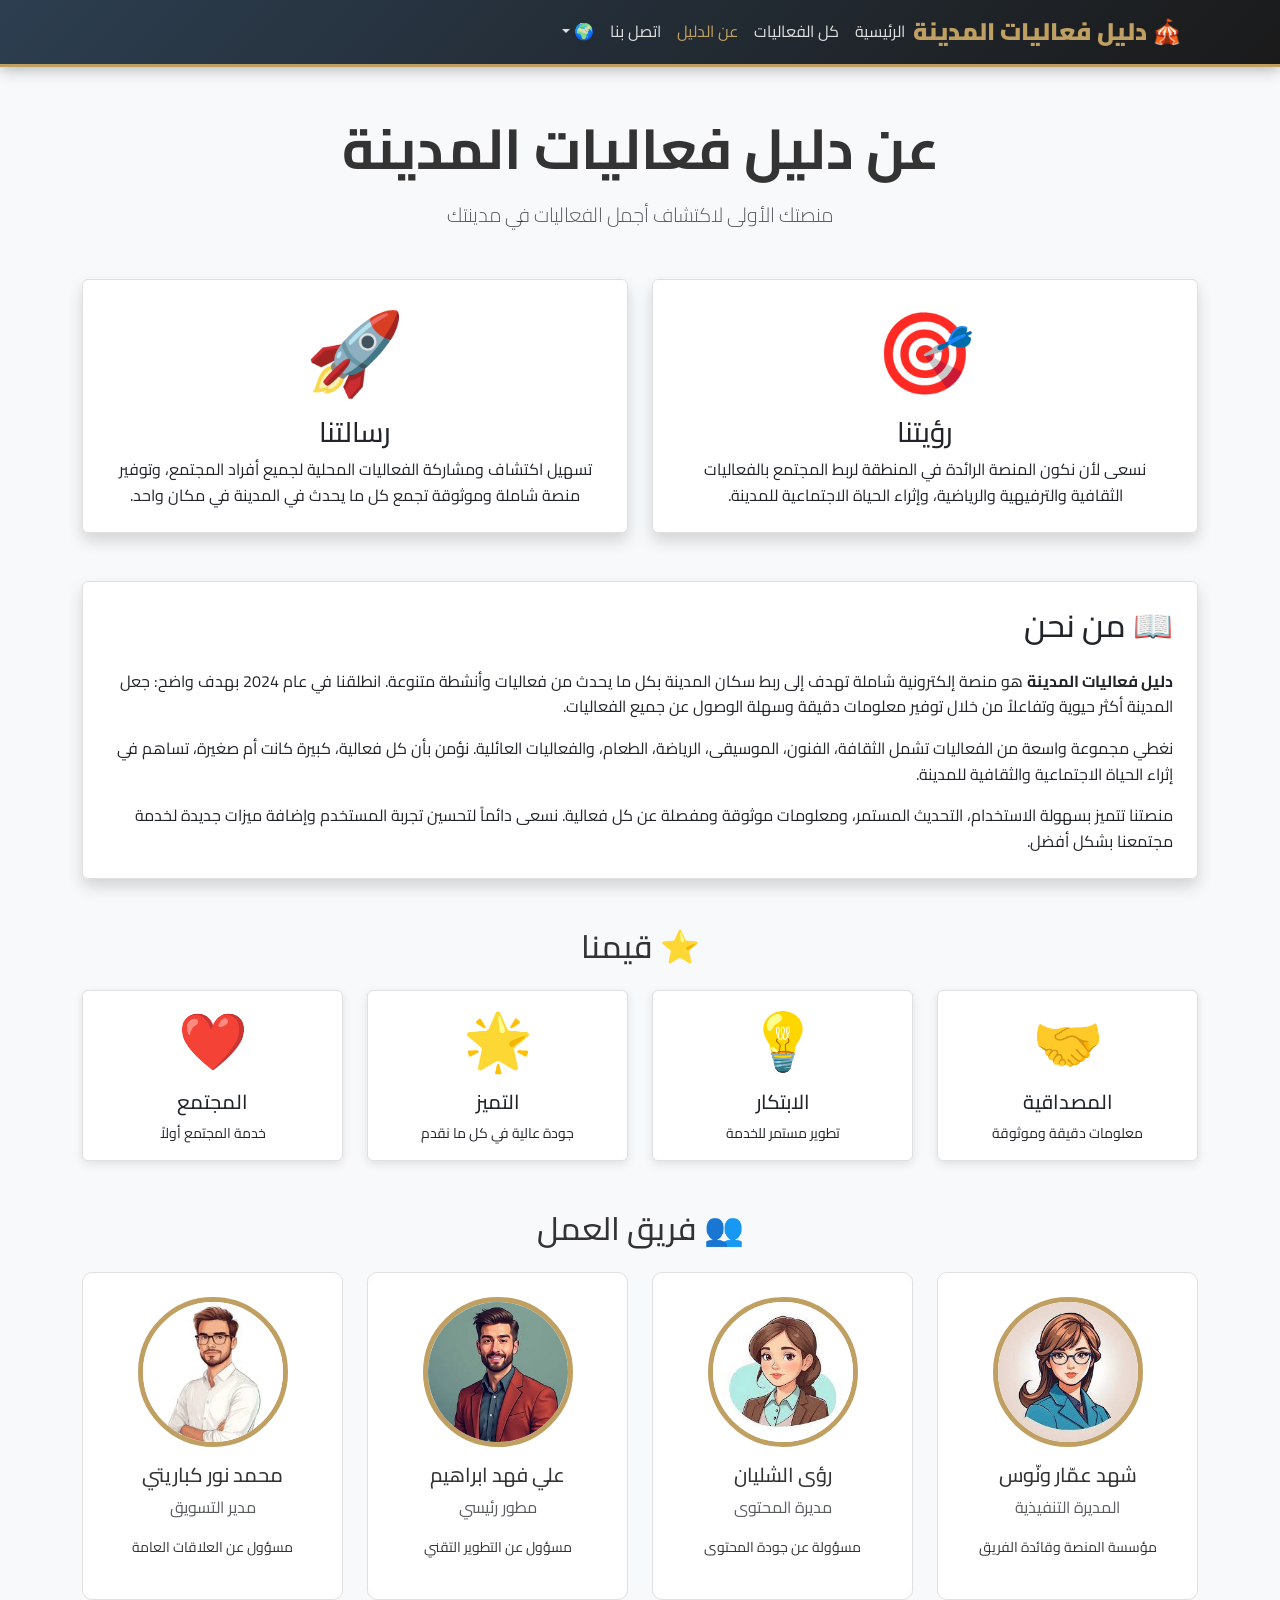
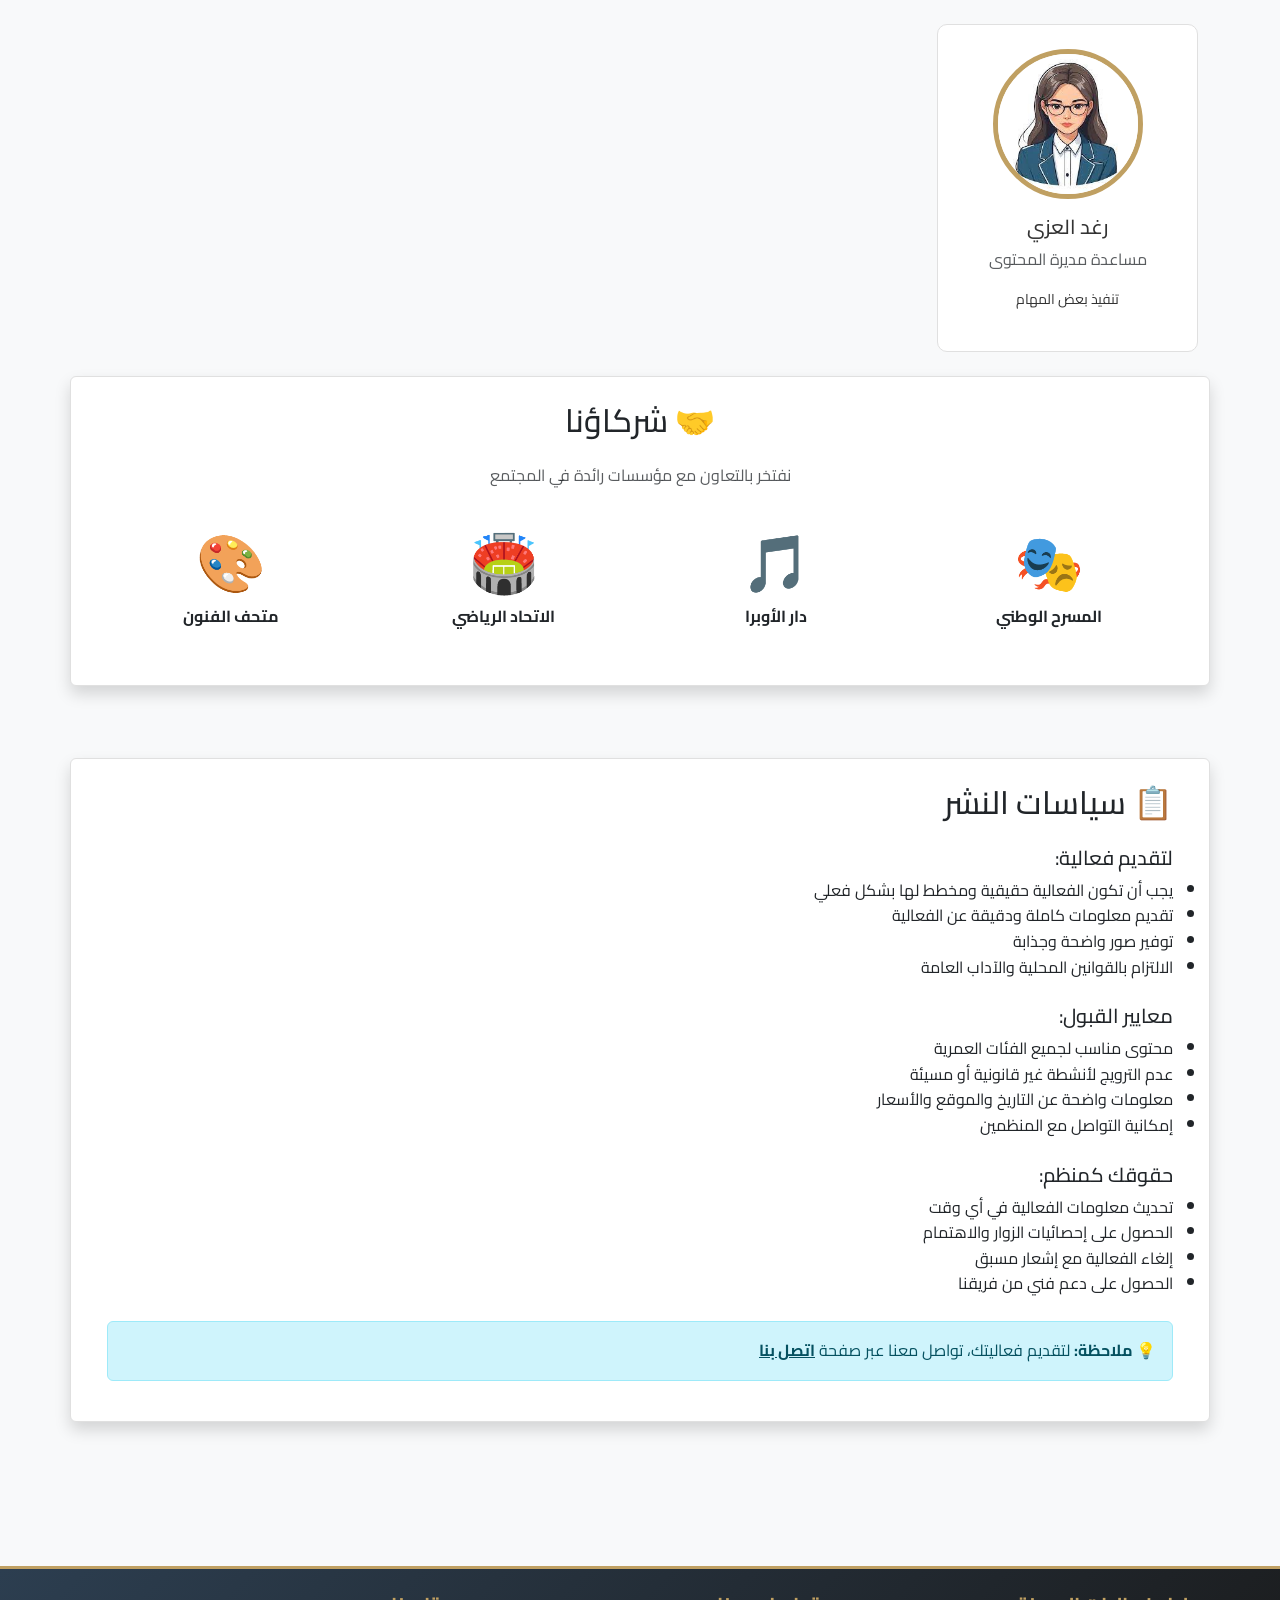
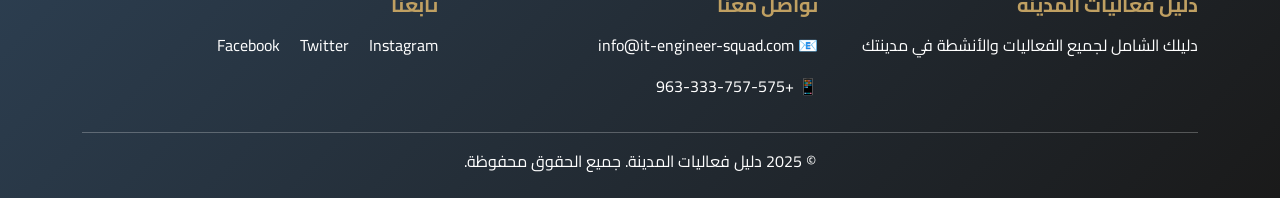
<file: about.html>
<!DOCTYPE html>
<html lang="ar" dir="rtl">
  <head>
    <meta charset="UTF-8" />
    <meta name="viewport" content="width=device-width, initial-scale=1.0" />
    <title>عن الدليل - دليل فعاليات المدينة</title>

    <!-- Bootstrap CSS -->
    <link
      href="https://cdn.jsdelivr.net/npm/bootstrap@5.3.0/dist/css/bootstrap.min.css"
      rel="stylesheet" />
    <!-- Font -->
    <link
      href="https://fonts.googleapis.com/css2?family=Cairo:wght@400;600;700&display=swap"
      rel="stylesheet" />
    <!-- Custom CSS -->
    <link rel="stylesheet" href="styles.css" />
  </head>
  <body>
    <!-- Header with Navbar -->
    <header>
      <nav class="navbar navbar-expand-lg navbar-dark bg-primary">
        <div class="container">
          <a class="navbar-brand" href="index.html">
            <strong>🎪 دليل فعاليات المدينة</strong>
          </a>
          <button
            class="navbar-toggler"
            type="button"
            data-bs-toggle="collapse"
            data-bs-target="#navbarNav">
            <span class="navbar-toggler-icon"></span>
          </button>
          <div class="collapse navbar-collapse" id="navbarNav">
            <ul class="navbar-nav ms-auto">
              <li class="nav-item">
                <a class="nav-link" href="index.html">الرئيسية</a>
              </li>
              <li class="nav-item">
                <a class="nav-link" href="events.html">كل الفعاليات</a>
              </li>
              <li class="nav-item">
                <a class="nav-link active" href="about.html">عن الدليل</a>
              </li>
              <li class="nav-item">
                <a class="nav-link" href="contact.html">اتصل بنا</a>
              </li>
              <!-- زر الترجمة -->
<li class="nav-item dropdown">
  <a class="nav-link dropdown-toggle" href="#" id="languageDropdown" role="button" data-bs-toggle="dropdown" aria-expanded="false">
    🌍
  </a>
  <ul class="dropdown-menu" aria-labelledby="languageDropdown">
    <li><a class="dropdown-item" href="#" onclick="changeLanguage('ar')">🇸🇾 العربية</a></li>
    <li><a class="dropdown-item" href="#" onclick="changeLanguage('en')">🇺🇸 English</a></li>
  </ul>
</li>
            </ul>
          </div>
        </div>
      </nav>
    </header>

    <!-- Main Content -->
    <main class="py-5">
      <div class="container">
        <!-- About Header -->
        <div class="text-center mb-5">
          <h1 class="display-4 fw-bold mb-3">عن دليل فعاليات المدينة</h1>
          <p class="lead text-muted">
            منصتك الأولى لاكتشاف أجمل الفعاليات في مدينتك
          </p>
        </div>

        <!-- Mission & Vision Section -->
        <div class="row g-4 mb-5">
          <div class="col-md-6">
            <div class="card h-100 shadow">
              <div class="card-body text-center p-4">
                <div class="display-1 mb-3">🎯</div>
                <h3 class="card-title">رؤيتنا</h3>
                <p class="card-text">
                  نسعى لأن نكون المنصة الرائدة في المنطقة لربط المجتمع
                  بالفعاليات الثقافية والترفيهية والرياضية، وإثراء الحياة
                  الاجتماعية للمدينة.
                </p>
              </div>
            </div>
          </div>
          <div class="col-md-6">
            <div class="card h-100 shadow">
              <div class="card-body text-center p-4">
                <div class="display-1 mb-3">🚀</div>
                <h3 class="card-title">رسالتنا</h3>
                <p class="card-text">
                  تسهيل اكتشاف ومشاركة الفعاليات المحلية لجميع أفراد المجتمع،
                  وتوفير منصة شاملة وموثوقة تجمع كل ما يحدث في المدينة في مكان
                  واحد.
                </p>
              </div>
            </div>
          </div>
        </div>

        <!-- About Description -->
        <div class="card mb-5 shadow">
          <div class="card-body p-4">
            <h2 class="card-title mb-4">📖 من نحن</h2>
            <p class="card-text">
              <strong>دليل فعاليات المدينة</strong> هو منصة إلكترونية شاملة تهدف
              إلى ربط سكان المدينة بكل ما يحدث من فعاليات وأنشطة متنوعة. انطلقنا
              في عام 2024 بهدف واضح: جعل المدينة أكثر حيوية وتفاعلاً من خلال
              توفير معلومات دقيقة وسهلة الوصول عن جميع الفعاليات.
            </p>
            <p class="card-text">
              نغطي مجموعة واسعة من الفعاليات تشمل الثقافة، الفنون، الموسيقى،
              الرياضة، الطعام، والفعاليات العائلية. نؤمن بأن كل فعالية، كبيرة
              كانت أم صغيرة، تساهم في إثراء الحياة الاجتماعية والثقافية للمدينة.
            </p>
            <p class="card-text mb-0">
              منصتنا تتميز بسهولة الاستخدام، التحديث المستمر، ومعلومات موثوقة
              ومفصلة عن كل فعالية. نسعى دائماً لتحسين تجربة المستخدم وإضافة
              ميزات جديدة لخدمة مجتمعنا بشكل أفضل.
            </p>
          </div>
        </div>

        <!-- Our Values -->
        <div class="mb-5">
          <h2 class="text-center mb-4">⭐ قيمنا</h2>
          <div class="row g-4">
            <div class="col-md-3 col-sm-6">
              <div class="card text-center h-100">
                <div class="card-body">
                  <div class="display-4 mb-3">🤝</div>
                  <h5 class="card-title">المصداقية</h5>
                  <p class="card-text small">معلومات دقيقة وموثوقة</p>
                </div>
              </div>
            </div>
            <div class="col-md-3 col-sm-6">
              <div class="card text-center h-100">
                <div class="card-body">
                  <div class="display-4 mb-3">💡</div>
                  <h5 class="card-title">الابتكار</h5>
                  <p class="card-text small">تطوير مستمر للخدمة</p>
                </div>
              </div>
            </div>
            <div class="col-md-3 col-sm-6">
              <div class="card text-center h-100">
                <div class="card-body">
                  <div class="display-4 mb-3">🌟</div>
                  <h5 class="card-title">التميز</h5>
                  <p class="card-text small">جودة عالية في كل ما نقدم</p>
                </div>
              </div>
            </div>
            <div class="col-md-3 col-sm-6">
              <div class="card text-center h-100">
                <div class="card-body">
                  <div class="display-4 mb-3">❤️</div>
                  <h5 class="card-title">المجتمع</h5>
                  <p class="card-text small">خدمة المجتمع أولاً</p>
                </div>
              </div>
            </div>
          </div>
        </div>

        <!-- Team Section -->
        <div class="mb-5">
          <h2 class="text-center mb-4">👥 فريق العمل</h2>
          <div class="row g-4">
            <div class="col-md-3 col-sm-6">
              <div class="team-member">
                <img
                  src="شهد.jpeg"
                  alt="شهد عمّار ونّوس" />
                <h5>شهد عمّار ونّوس</h5>
                <p class="text-muted">المديرة التنفيذية</p>
                <p class="small">مؤسسة المنصة وقائدة الفريق</p>
              </div>
            </div>
            <div class="col-md-3 col-sm-6">
              <div class="team-member">
                <img
                  src="رؤى.jpeg"
                  alt=" رؤى الشليان" />
                <h5> رؤى الشليان</h5>
                <p class="text-muted">مديرة المحتوى</p>
                <p class="small">مسؤولة عن جودة المحتوى</p>
              </div>
            </div>
            <div class="col-md-3 col-sm-6">
              <div class="team-member">
                <img
                  src="علي.jpeg"
                  alt=" علي فهد ابراهيم" />
                <h5> علي فهد ابراهيم </h5>
                <p class="text-muted">مطور رئيسي</p>
                <p class="small">مسؤول عن التطوير التقني</p>
              </div>
            </div>
            <div class="col-md-3 col-sm-6">
              <div class="team-member">
                <img
                  src="محمد.jpeg"
                  alt=" محمد نور كباريتي " />
                <h5>محمد نور كباريتي  </h5>
                <p class="text-muted">مدير التسويق</p>
                <p class="small">مسؤول عن العلاقات العامة</p>
                </div>
            </div>
            <div class="col-md-3 col-sm-6">
              <div class="team-member">
               <img
                  src="رغد.jpeg"
                  alt=" رغد العزي" />
                <h5> رغد العزي </h5>
                <p class="text-muted">مساعدة مديرة المحتوى</p>
                <p class="small">تنفيذ بعض المهام</p>
              </div>
            </div>
        

        <!-- Partners Section -->
        <div class="card mb-5 shadow">
          <div class="card-body p-4">
            <h2 class="card-title text-center mb-4">🤝 شركاؤنا</h2>
            <p class="text-center text-muted mb-4">
              نفتخر بالتعاون مع مؤسسات رائدة في المجتمع
            </p>
            <div class="row text-center">
              <div class="col-md-3 col-sm-6 mb-3">
                <div class="p-3">
                  <div class="display-4">🎭</div>
                  <p class="mb-0 mt-2"><strong>المسرح الوطني</strong></p>
                </div>
              </div>
              <div class="col-md-3 col-sm-6 mb-3">
                <div class="p-3">
                  <div class="display-4">🎵</div>
                  <p class="mb-0 mt-2"><strong>دار الأوبرا</strong></p>
                </div>
              </div>
              <div class="col-md-3 col-sm-6 mb-3">
                <div class="p-3">
                  <div class="display-4">🏟️</div>
                  <p class="mb-0 mt-2"><strong>الاتحاد الرياضي</strong></p>
                </div>
              </div>
              <div class="col-md-3 col-sm-6 mb-3">
                <div class="p-3">
                  <div class="display-4">🎨</div>
                  <p class="mb-0 mt-2"><strong>متحف الفنون</strong></p>
                </div>
              </div>
            </div>
          </div>
        </div>

        <!-- Policies Section -->
        <div class="card shadow">
          <div class="card-body p-4">
            <h2 class="card-title mb-4">📋 سياسات النشر</h2>

            <h5 class="mt-4">لتقديم فعالية:</h5>
            <ul>
              <li>يجب أن تكون الفعالية حقيقية ومخطط لها بشكل فعلي</li>
              <li>تقديم معلومات كاملة ودقيقة عن الفعالية</li>
              <li>توفير صور واضحة وجذابة</li>
              <li>الالتزام بالقوانين المحلية والآداب العامة</li>
            </ul>

            <h5 class="mt-4">معايير القبول:</h5>
            <ul>
              <li>محتوى مناسب لجميع الفئات العمرية</li>
              <li>عدم الترويج لأنشطة غير قانونية أو مسيئة</li>
              <li>معلومات واضحة عن التاريخ والموقع والأسعار</li>
              <li>إمكانية التواصل مع المنظمين</li>
            </ul>

            <h5 class="mt-4">حقوقك كمنظم:</h5>
            <ul>
              <li>تحديث معلومات الفعالية في أي وقت</li>
              <li>الحصول على إحصائيات الزوار والاهتمام</li>
              <li>إلغاء الفعالية مع إشعار مسبق</li>
              <li>الحصول على دعم فني من فريقنا</li>
            </ul>

            <div class="alert alert-info mt-4" role="alert">
              <strong>💡 ملاحظة:</strong> لتقديم فعاليتك، تواصل معنا عبر صفحة
              <a href="contact.html" class="alert-link">اتصل بنا</a>
            </div>
          </div>
        </div>
      </div>
    </main>

<!-- Footer -->
<footer class="bg-dark text-white py-4 mt-5">
  <div class="container">
    <div class="row">
      <div class="col-md-4">
        <h5 data-translate="footer-title">دليل فعاليات المدينة</h5>
        <p data-translate="footer-description">دليلك الشامل لجميع الفعاليات والأنشطة في مدينتك</p>
      </div>
      <div class="col-md-4">
        <h5 data-translate="footer-contact">تواصل معنا</h5>
        <p>📧 info@it-engineer-squad.com</p>
        <p>📱 +963-333-757-575</p>
      </div>
      <div class="col-md-4">
        <h5 data-translate="footer-follow">تابعنا</h5>
        <p>
          <a href="#" class="text-white me-3">Facebook</a>
          <a href="#" class="text-white me-3">Twitter</a>
          <a href="#" class="text-white">Instagram</a>
        </p>
      </div>
    </div>
    <hr class="bg-white" />
    <div class="text-center">
      <p class="mb-0">© 2025 دليل فعاليات المدينة. <span data-translate="rights-reserved">جميع الحقوق محفوظة</span>.</p>
    </div>
  </div>
</footer>

    <!-- Bootstrap JS -->
    <script src="https://cdn.jsdelivr.net/npm/bootstrap@5.3.0/dist/js/bootstrap.bundle.min.js"></script>
    <!-- Custom JS -->
    <script src="main.js"></script>
  </body>
</html>
</file>
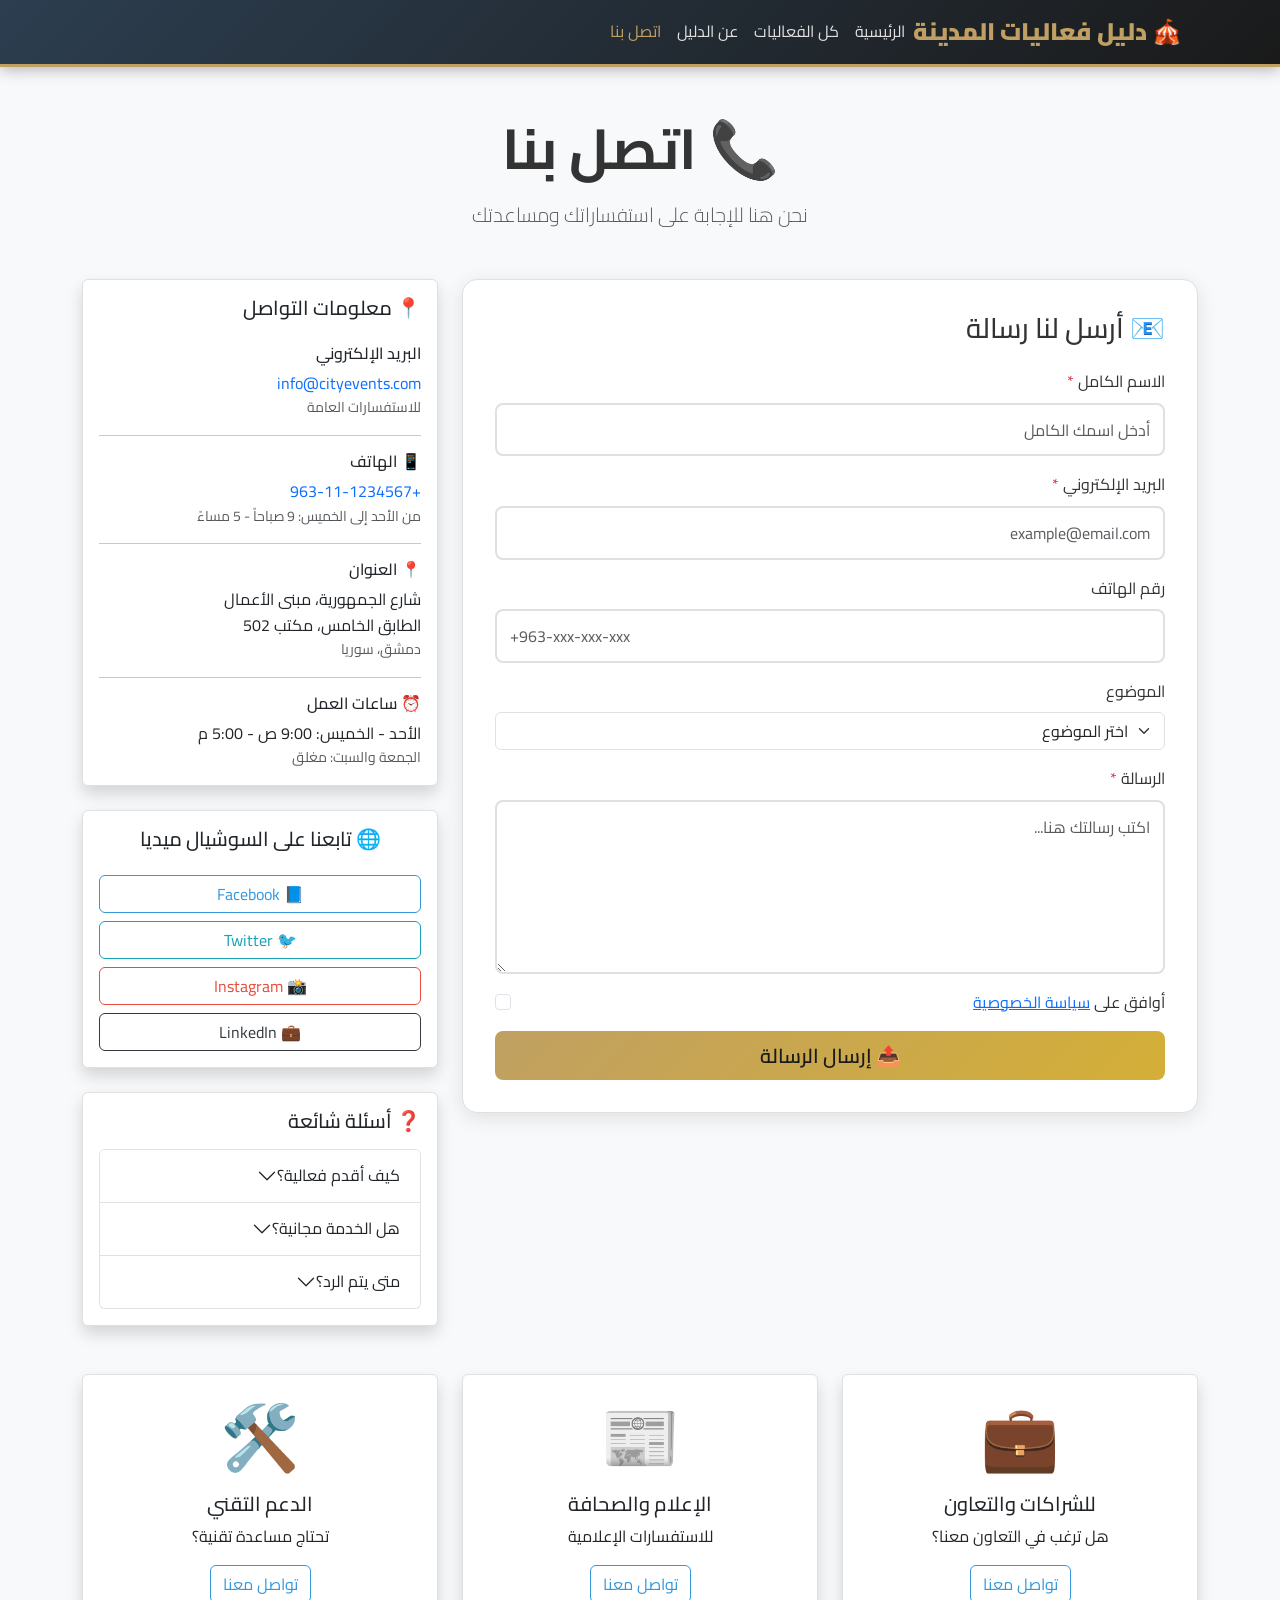
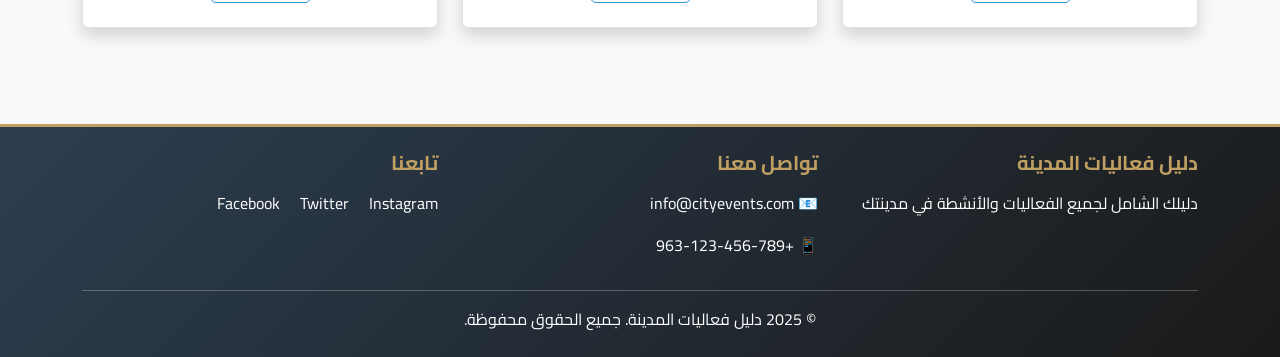
<file: contact.html>
<!DOCTYPE html>
<html lang="ar" dir="rtl">
  <head>
    <meta charset="UTF-8" />
    <meta name="viewport" content="width=device-width, initial-scale=1.0" />
    <title>اتصل بنا - دليل فعاليات المدينة</title>

    <!-- Bootstrap CSS -->
    <link
      href="https://cdn.jsdelivr.net/npm/bootstrap@5.3.0/dist/css/bootstrap.min.css"
      rel="stylesheet" />
    <!-- Font -->
    <link
      href="https://fonts.googleapis.com/css2?family=Cairo:wght@400;600;700&display=swap"
      rel="stylesheet" />
    <!-- Custom CSS -->
    <link rel="stylesheet" href="styles.css" />
  </head>
  <body>
    <!-- Header with Navbar -->
    <header>
      <nav class="navbar navbar-expand-lg navbar-dark bg-primary">
        <div class="container">
          <a class="navbar-brand" href="index.html">
            <strong>🎪 دليل فعاليات المدينة</strong>
          </a>
          <button
            class="navbar-toggler"
            type="button"
            data-bs-toggle="collapse"
            data-bs-target="#navbarNav">
            <span class="navbar-toggler-icon"></span>
          </button>
          <div class="collapse navbar-collapse" id="navbarNav">
            <ul class="navbar-nav ms-auto">
              <li class="nav-item">
                <a class="nav-link" href="index.html">الرئيسية</a>
              </li>
              <li class="nav-item">
                <a class="nav-link" href="events.html">كل الفعاليات</a>
              </li>
              <li class="nav-item">
                <a class="nav-link" href="about.html">عن الدليل</a>
              </li>
              <li class="nav-item">
                <a class="nav-link active" href="contact.html">اتصل بنا</a>
              </li>
            </ul>
          </div>
        </div>
      </nav>
    </header>

    <!-- Main Content -->
    <main class="py-5">
      <div class="container">
        <!-- Page Header -->
        <div class="text-center mb-5">
          <h1 class="display-4 fw-bold mb-3">📞 اتصل بنا</h1>
          <p class="lead text-muted">نحن هنا للإجابة على استفساراتك ومساعدتك</p>
        </div>

        <div class="row g-4">
          <!-- Contact Form -->
          <div class="col-lg-8">
            <div class="contact-form">
              <h3 class="mb-4">📧 أرسل لنا رسالة</h3>

              <!-- Alert Container -->
              <div id="formAlert"></div>

              <form onsubmit="return validateContactForm(event)">
                <div class="mb-3">
                  <label for="name" class="form-label"
                    >الاسم الكامل <span class="text-danger">*</span></label
                  >
                  <input
                    type="text"
                    class="form-control"
                    id="name"
                    placeholder="أدخل اسمك الكامل"
                    required />
                </div>

                <div class="mb-3">
                  <label for="email" class="form-label"
                    >البريد الإلكتروني <span class="text-danger">*</span></label
                  >
                  <input
                    type="email"
                    class="form-control"
                    id="email"
                    placeholder="example@email.com"
                    required />
                </div>

                <div class="mb-3">
                  <label for="phone" class="form-label">رقم الهاتف</label>
                  <input
                    type="tel"
                    class="form-control"
                    id="phone"
                    placeholder="+963-xxx-xxx-xxx" />
                </div>

                <div class="mb-3">
                  <label for="subject" class="form-label">الموضوع</label>
                  <select class="form-select" id="subject">
                    <option value="">اختر الموضوع</option>
                    <option value="event">استفسار عن فعالية</option>
                    <option value="submit">تقديم فعالية جديدة</option>
                    <option value="partnership">التعاون والشراكات</option>
                    <option value="technical">مشكلة تقنية</option>
                    <option value="other">أخرى</option>
                  </select>
                </div>

                <div class="mb-3">
                  <label for="message" class="form-label"
                    >الرسالة <span class="text-danger">*</span></label
                  >
                  <textarea
                    class="form-control"
                    id="message"
                    rows="6"
                    placeholder="اكتب رسالتك هنا..."
                    required></textarea>
                </div>

                <div class="mb-3 form-check">
                  <input
                    type="checkbox"
                    class="form-check-input"
                    id="privacy"
                    required />
                  <label class="form-check-label" for="privacy">
                    أوافق على
                    <a href="#" class="text-primary">سياسة الخصوصية</a>
                  </label>
                </div>

                <button type="submit" class="btn btn-primary btn-lg w-100">
                  📤 إرسال الرسالة
                </button>
              </form>
            </div>
          </div>

          <!-- Contact Information -->
          <div class="col-lg-4">
            <!-- Contact Info Card -->
            <div class="card shadow mb-4">
              <div class="card-body">
                <h5 class="card-title mb-4">📍 معلومات التواصل</h5>

                <div class="mb-3">
                  <h6><i class="bi bi-envelope"></i> البريد الإلكتروني</h6>
                  <p class="mb-0">
                    <a
                      href="mailto:info@cityevents.com"
                      class="text-decoration-none"
                      >info@cityevents.com</a
                    >
                  </p>
                  <p class="mb-0 text-muted small">للاستفسارات العامة</p>
                </div>

                <hr />

                <div class="mb-3">
                  <h6>📱 الهاتف</h6>
                  <p class="mb-0">
                    <a href="tel:+963111234567" class="text-decoration-none"
                      >+963-11-1234567</a
                    >
                  </p>
                  <p class="mb-0 text-muted small">
                    من الأحد إلى الخميس: 9 صباحاً - 5 مساءً
                  </p>
                </div>

                <hr />

                <div class="mb-3">
                  <h6>📍 العنوان</h6>
                  <p class="mb-0">شارع الجمهورية، مبنى الأعمال</p>
                  <p class="mb-0">الطابق الخامس، مكتب 502</p>
                  <p class="mb-0 text-muted small">دمشق، سوريا</p>
                </div>

                <hr />

                <div>
                  <h6>⏰ ساعات العمل</h6>
                  <p class="mb-0">الأحد - الخميس: 9:00 ص - 5:00 م</p>
                  <p class="mb-0 text-muted small">الجمعة والسبت: مغلق</p>
                </div>
              </div>
            </div>

            <!-- Social Media Card -->
            <div class="card shadow mb-4">
              <div class="card-body text-center">
                <h5 class="card-title mb-4">🌐 تابعنا على السوشيال ميديا</h5>
                <div class="d-grid gap-2">
                  <a href="#" class="btn btn-outline-primary"> 📘 Facebook </a>
                  <a href="#" class="btn btn-outline-info"> 🐦 Twitter </a>
                  <a href="#" class="btn btn-outline-danger"> 📸 Instagram </a>
                  <a href="#" class="btn btn-outline-dark"> 💼 LinkedIn </a>
                </div>
              </div>
            </div>

            <!-- FAQ Card -->
            <div class="card shadow">
              <div class="card-body">
                <h5 class="card-title mb-3">❓ أسئلة شائعة</h5>
                <div class="accordion" id="faqAccordion">
                  <div class="accordion-item">
                    <h2 class="accordion-header">
                      <button
                        class="accordion-button collapsed"
                        type="button"
                        data-bs-toggle="collapse"
                        data-bs-target="#faq1">
                        كيف أقدم فعالية؟
                      </button>
                    </h2>
                    <div
                      id="faq1"
                      class="accordion-collapse collapse"
                      data-bs-parent="#faqAccordion">
                      <div class="accordion-body">
                        يمكنك التواصل معنا عبر النموذج أعلاه واختيار "تقديم
                        فعالية جديدة" من قائمة الموضوع.
                      </div>
                    </div>
                  </div>
                  <div class="accordion-item">
                    <h2 class="accordion-header">
                      <button
                        class="accordion-button collapsed"
                        type="button"
                        data-bs-toggle="collapse"
                        data-bs-target="#faq2">
                        هل الخدمة مجانية؟
                      </button>
                    </h2>
                    <div
                      id="faq2"
                      class="accordion-collapse collapse"
                      data-bs-parent="#faqAccordion">
                      <div class="accordion-body">
                        نعم، تصفح الفعاليات مجاني بالكامل للجميع.
                      </div>
                    </div>
                  </div>
                  <div class="accordion-item">
                    <h2 class="accordion-header">
                      <button
                        class="accordion-button collapsed"
                        type="button"
                        data-bs-toggle="collapse"
                        data-bs-target="#faq3">
                        متى يتم الرد؟
                      </button>
                    </h2>
                    <div
                      id="faq3"
                      class="accordion-collapse collapse"
                      data-bs-parent="#faqAccordion">
                      <div class="accordion-body">
                        نحاول الرد على جميع الرسائل خلال 24-48 ساعة من استلامها.
                      </div>
                    </div>
                  </div>
                </div>
              </div>
            </div>
          </div>
        </div>

        <!-- Additional Contact Options -->
        <div class="row mt-5">
          <div class="col-md-4">
            <div class="card text-center h-100 shadow">
              <div class="card-body p-4">
                <div class="display-3 mb-3">💼</div>
                <h5 class="card-title">للشراكات والتعاون</h5>
                <p class="card-text">هل ترغب في التعاون معنا؟</p>
                <a
                  href="mailto:partnerships@cityevents.com"
                  class="btn btn-outline-primary"
                  >تواصل معنا</a
                >
              </div>
            </div>
          </div>
          <div class="col-md-4">
            <div class="card text-center h-100 shadow">
              <div class="card-body p-4">
                <div class="display-3 mb-3">📰</div>
                <h5 class="card-title">الإعلام والصحافة</h5>
                <p class="card-text">للاستفسارات الإعلامية</p>
                <a
                  href="mailto:media@cityevents.com"
                  class="btn btn-outline-primary"
                  >تواصل معنا</a
                >
              </div>
            </div>
          </div>
          <div class="col-md-4">
            <div class="card text-center h-100 shadow">
              <div class="card-body p-4">
                <div class="display-3 mb-3">🛠️</div>
                <h5 class="card-title">الدعم التقني</h5>
                <p class="card-text">تحتاج مساعدة تقنية؟</p>
                <a
                  href="mailto:support@cityevents.com"
                  class="btn btn-outline-primary"
                  >تواصل معنا</a
                >
              </div>
            </div>
          </div>
        </div>
      </div>
    </main>

    <!-- Footer -->
    <footer class="bg-dark text-white py-4 mt-5">
      <div class="container">
        <div class="row">
          <div class="col-md-4">
            <h5>دليل فعاليات المدينة</h5>
            <p>دليلك الشامل لجميع الفعاليات والأنشطة في مدينتك</p>
          </div>
          <div class="col-md-4">
            <h5>تواصل معنا</h5>
            <p>📧 info@cityevents.com</p>
            <p>📱 +963-123-456-789</p>
          </div>
          <div class="col-md-4">
            <h5>تابعنا</h5>
            <p>
              <a href="#" class="text-white me-3">Facebook</a>
              <a href="#" class="text-white me-3">Twitter</a>
              <a href="#" class="text-white">Instagram</a>
            </p>
          </div>
        </div>
        <hr class="bg-white" />
        <div class="text-center">
          <p class="mb-0">© 2025 دليل فعاليات المدينة. جميع الحقوق محفوظة.</p>
        </div>
      </div>
    </footer>

    <!-- Bootstrap JS -->
    <script src="https://cdn.jsdelivr.net/npm/bootstrap@5.3.0/dist/js/bootstrap.bundle.min.js"></script>
    <!-- Custom JS -->
    <script src="main.js"></script>
  </body>
</html>
</file>
<file: styles.css>
/* 
 * ملف التصميم الرئيسي لموقع دليل فعاليات المدينة
 * هوية جديدة: فضي، أسود، وذهبي أنيق
 */

/* إعدادات عامة */
* {
  margin: 0;
  padding: 0;
  box-sizing: border-box;
}

body {
  font-family: "Cairo", sans-serif;
  line-height: 1.6;
  color: #333;
  background-color: #f8f9fa;
}

/* تخصيص الألوان الأساسية - هوية جديدة */
:root {
  --primary-color: #c0a062; /* ذهبي أنيق */
  --secondary-color: #2c3e50; /* أزرق داكن/أسود */
  --accent-color: #d4af37; /* ذهبي فاتح */
  --silver-color: #e0e0e0; /* فضي */
  --dark-color: #1a1a1a; /* أسود */
  --light-color: #f5f5f5; /* فضي فاتح */
  --success-color: #27ae60; /* أخضر */
  --warning-color: #f39c12; /* برتقالي */
  --danger-color: #e74c3c; /* أحمر */
}

/* تصميم Navbar - جديد */
.navbar {
  box-shadow: 0 2px 15px rgba(0, 0, 0, 0.3);
  background: linear-gradient(
    135deg,
    var(--secondary-color),
    var(--dark-color)
  ) !important;
  border-bottom: 3px solid var(--primary-color);
}

.navbar-brand {
  font-size: 1.5rem;
  font-weight: 700;
  color: var(--primary-color) !important;
}

.navbar-nav .nav-link {
  color: var(--silver-color) !important;
  transition: color 0.3s;
}

.navbar-nav .nav-link:hover,
.navbar-nav .nav-link.active {
  color: var(--primary-color) !important;
}

/* Hero Section - قسم الفعاليات البارزة */
.hero-section {
  background: linear-gradient(to bottom, #ffffff, var(--light-color));
}

/* Slider Container */
.slider-container {
  position: relative;
  max-width: 900px;
  margin: 0 auto;
  overflow: hidden;
  border-radius: 15px;
  box-shadow: 0 10px 30px rgba(0, 0, 0, 0.2);
  border: 2px solid var(--primary-color);
}

.slider-wrapper {
  position: relative;
  height: 500px;
}

.slide {
  position: absolute;
  top: 0;
  left: 0;
  width: 100%;
  height: 100%;
  opacity: 0;
  transition: opacity 0.8s ease-in-out;
}

.slide.active {
  opacity: 1;
}

.featured-card {
  height: 100%;
  border: none;
  background: var(--light-color);
}

.featured-card .card-img-top {
  height: 350px;
  object-fit: cover;
}

.featured-card .card-body {
  text-align: center;
  padding: 2rem;
  background: var(--light-color);
}

.featured-card .card-title {
  font-size: 1.8rem;
  font-weight: 700;
  color: var(--secondary-color);
  margin-bottom: 1rem;
}

/* Slider Buttons */
.slider-btn {
  position: absolute;
  top: 50%;
  transform: translateY(-50%);
  background: rgba(192, 160, 98, 0.9);
  border: none;
  color: var(--dark-color);
  font-size: 2rem;
  padding: 10px 20px;
  cursor: pointer;
  border-radius: 5px;
  transition: all 0.3s;
  z-index: 10;
}

.slider-btn:hover {
  background: var(--primary-color);
  box-shadow: 0 5px 15px rgba(0, 0, 0, 0.3);
}

.slider-btn.prev {
  left: 20px;
}

.slider-btn.next {
  right: 20px;
}

/* Categories Section - قسم التصنيفات */
.categories-section {
  background: var(--light-color);
}

.categories-section h2 {
  color: var(--secondary-color);
  font-weight: 700;
}

/* Event Cards - بطاقات الفعاليات */
.event-card {
  transition: transform 0.3s, box-shadow 0.3s;
  border: none;
  border-radius: 15px;
  overflow: hidden;
  box-shadow: 0 5px 15px rgba(0, 0, 0, 0.1);
  background: white;
  border: 1px solid var(--silver-color);
}

.event-card:hover {
  transform: translateY(-10px);
  box-shadow: 0 15px 30px rgba(0, 0, 0, 0.2);
  border-color: var(--primary-color);
}

.event-card img {
  height: 200px;
  object-fit: cover;
}

.event-card .card-title {
  color: var(--secondary-color);
  font-weight: 600;
}

/* Badges - محدث */
.badge {
  font-size: 0.9rem;
  padding: 0.5rem 1rem;
  font-weight: 600;
}

.badge-culture {
  background: linear-gradient(135deg, #8e44ad, #9b59b6);
  color: white;
}

.badge-sports {
  background: linear-gradient(135deg, #e74c3c, #c0392b);
  color: white;
}

.badge-music {
  background: linear-gradient(135deg, #3498db, #2980b9);
  color: white;
}

.badge-family {
  background: linear-gradient(135deg, #27ae60, #229954);
  color: white;
}

.badge-food {
  background: linear-gradient(135deg, #e67e22, #d35400);
  color: white;
}

/* Buttons - محدث */
.btn-primary {
  background: linear-gradient(
    135deg,
    var(--primary-color),
    var(--accent-color)
  );
  border: none;
  padding: 0.6rem 1.5rem;
  font-weight: 600;
  transition: all 0.3s;
  color: var(--dark-color);
}

.btn-primary:hover {
  transform: scale(1.05);
  box-shadow: 0 5px 15px rgba(192, 160, 98, 0.4);
  background: linear-gradient(
    135deg,
    var(--accent-color),
    var(--primary-color)
  );
  color: var(--dark-color);
}

/* أزرار التصنيفات في الرئيسية */
.btn-outline-culture {
  border: 2px solid #8e44ad;
  color: #8e44ad;
  background: transparent;
}

.btn-outline-culture:hover {
  background: #8e44ad;
  color: white;
}

.btn-outline-sports {
  border: 2px solid #e74c3c;
  color: #e74c3c;
  background: transparent;
}

.btn-outline-sports:hover {
  background: #e74c3c;
  color: white;
}

.btn-outline-music {
  border: 2px solid #3498db;
  color: #3498db;
  background: transparent;
}

.btn-outline-music:hover {
  background: #3498db;
  color: white;
}

.btn-outline-family {
  border: 2px solid #27ae60;
  color: #27ae60;
  background: transparent;
}

.btn-outline-family:hover {
  background: #27ae60;
  color: white;
}

.btn-outline-food {
  border: 2px solid #e67e22;
  color: #e67e22;
  background: transparent;
}

.btn-outline-food:hover {
  background: #e67e22;
  color: white;
}

/* Footer - محدث */
footer {
  background: linear-gradient(
    135deg,
    var(--secondary-color),
    var(--dark-color)
  ) !important;
  border-top: 3px solid var(--primary-color);
}

footer h5 {
  color: var(--primary-color);
  font-weight: 700;
  margin-bottom: 1rem;
}

footer a {
  text-decoration: none;
  transition: color 0.3s;
  color: var(--silver-color) !important;
}

footer a:hover {
  color: var(--primary-color) !important;
}

/* Responsive Design */
@media (max-width: 768px) {
  .slider-wrapper {
    height: 400px;
  }

  .featured-card .card-img-top {
    height: 250px;
  }

  .featured-card .card-title {
    font-size: 1.3rem;
  }

  .slider-btn {
    font-size: 1.5rem;
    padding: 5px 15px;
  }

  .btn-lg {
    font-size: 0.9rem;
    padding: 0.5rem 1rem;
  }
}

/* Filter Toolbar - شريط الفلترة */
.filter-toolbar {
  background: white;
  padding: 1.5rem;
  border-radius: 10px;
  box-shadow: 0 3px 10px rgba(0, 0, 0, 0.1);
  margin-bottom: 2rem;
  border: 1px solid var(--silver-color);
}

/* Event Detail Page */
.event-detail-header {
  background: linear-gradient(
    135deg,
    var(--secondary-color),
    var(--dark-color)
  );
  color: white;
  padding: 3rem 0;
  margin-bottom: 2rem;
  border-bottom: 3px solid var(--primary-color);
}

.event-map {
  height: 300px;
  background: var(--light-color);
  border-radius: 10px;
  display: flex;
  align-items: center;
  justify-content: center;
  border: 1px solid var(--silver-color);
}

/* Contact Form */
.contact-form {
  background: white;
  padding: 2rem;
  border-radius: 15px;
  box-shadow: 0 5px 20px rgba(0, 0, 0, 0.1);
  border: 1px solid var(--silver-color);
}

.form-control {
  border-radius: 8px;
  border: 2px solid var(--silver-color);
  padding: 0.8rem;
  transition: border-color 0.3s;
}

.form-control:focus {
  border-color: var(--primary-color);
  box-shadow: 0 0 0 0.2rem rgba(192, 160, 98, 0.25);
}

/* About Page - صفحة عن الدليل */
.team-member {
  text-align: center;
  padding: 1.5rem;
  transition: transform 0.3s;
  background: white;
  border-radius: 10px;
  border: 1px solid var(--silver-color);
}

.team-member:hover {
  transform: translateY(-5px);
  box-shadow: 0 10px 20px rgba(0, 0, 0, 0.1);
  border-color: var(--primary-color);
}

.team-member img {
  width: 150px;
  height: 150px;
  border-radius: 50%;
  margin-bottom: 1rem;
  border: 5px solid var(--primary-color);
}

/* Scroll to Top Button */
.scroll-top {
  position: fixed;
  bottom: 30px;
  right: 30px;
  background: var(--primary-color);
  color: var(--dark-color);
  width: 50px;
  height: 50px;
  border-radius: 50%;
  border: none;
  cursor: pointer;
  display: none;
  align-items: center;
  justify-content: center;
  font-size: 1.5rem;
  box-shadow: 0 5px 15px rgba(0, 0, 0, 0.3);
  transition: all 0.3s;
  z-index: 1000;
  font-weight: bold;
}

.scroll-top:hover {
  background: var(--accent-color);
  transform: translateY(-5px);
}

.scroll-top.show {
  display: flex;
}

/* Animation Classes */
@keyframes fadeIn {
  from {
    opacity: 0;
    transform: translateY(20px);
  }
  to {
    opacity: 1;
    transform: translateY(0);
  }
}

.fade-in {
  animation: fadeIn 0.6s ease-in-out;
}

/* تنسيق معرض الصور */
.gallery-img {
  width: 100%;
  height: 200px;
  object-fit: cover;
  border-radius: 8px;
  transition: transform 0.3s ease;
  box-shadow: 0 3px 10px rgba(0, 0, 0, 0.1);
  border: 2px solid var(--silver-color);
}

.gallery-img:hover {
  transform: scale(1.05);
  box-shadow: 0 5px 15px rgba(0, 0, 0, 0.2);
  border-color: var(--primary-color);
}

/* تنسيق أعمدة المعرض */
.row.g-3 .col-md-4 {
  margin-bottom: 1rem;
}

/* تنسيق إضافي لمعرض الصور في صفحة event.html */
.card .row.g-3 {
  margin-top: 1rem;
}

.card .row.g-3 .col-md-4 {
  padding: 0.5rem;
}

/* Cards عامة */
.card {
  border: 1px solid var(--silver-color);
  box-shadow: 0 3px 10px rgba(0, 0, 0, 0.1);
}

.card:hover {
  border-color: var(--primary-color);
}

/* Social Media Buttons في صفحة الاتصال */
.btn-outline-primary {
  border-color: #3498db;
  color: #3498db;
}

.btn-outline-primary:hover {
  background: #3498db;
  color: white;
}

.btn-outline-info {
  border-color: #17a2b8;
  color: #17a2b8;
}

.btn-outline-info:hover {
  background: #17a2b8;
  color: white;
}

.btn-outline-danger {
  border-color: #e74c3c;
  color: #e74c3c;
}

.btn-outline-danger:hover {
  background: #e74c3c;
  color: white;
}

.btn-outline-dark {
  border-color: #343a40;
  color: #343a40;
}

.btn-outline-dark:hover {
  background: #343a40;
  color: white;
}
</file>
